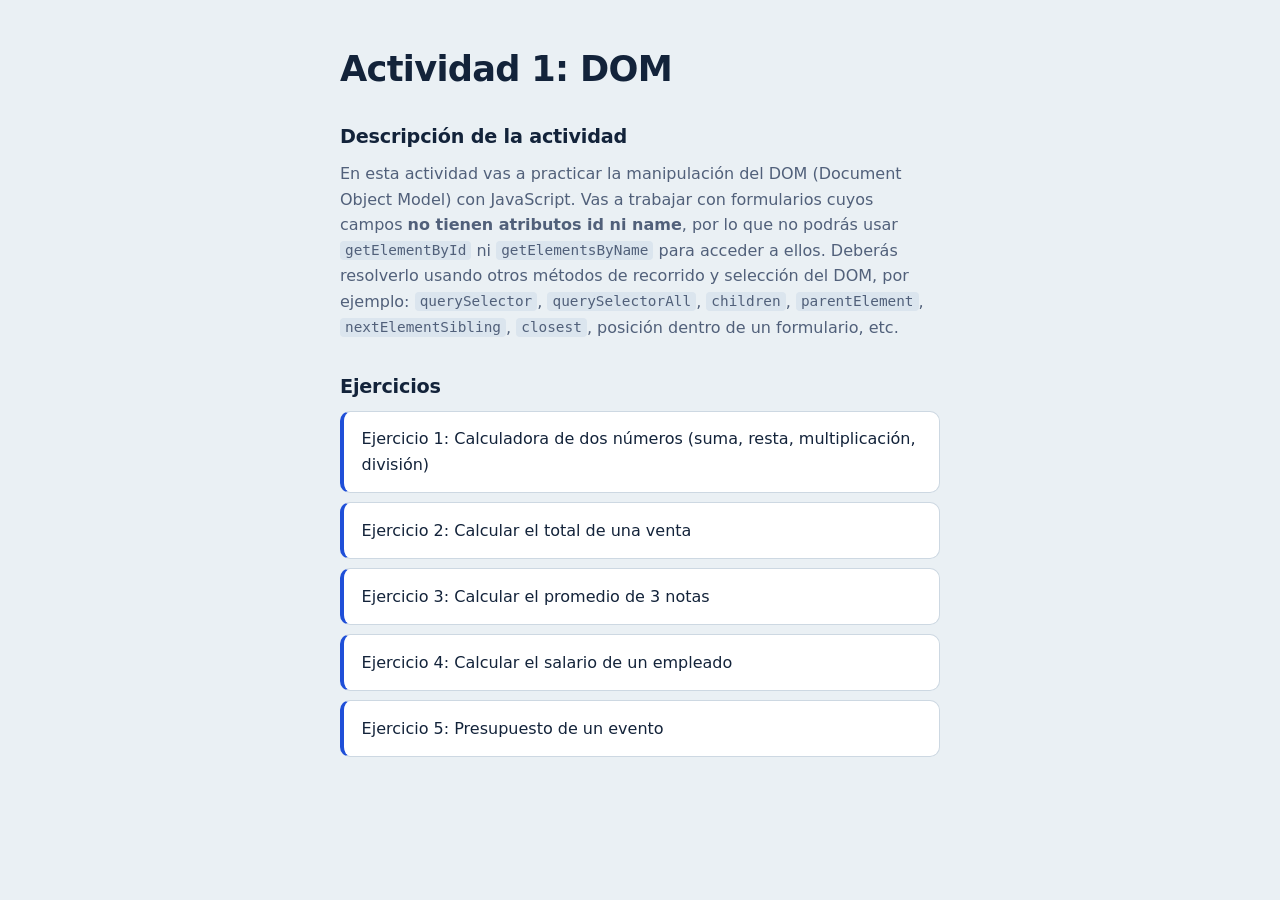
<file: Taller_DOM_Basicos/index.html>
<!DOCTYPE html>
<html lang="es">
<head>
  <meta charset="UTF-8">
  <meta name="viewport" content="width=device-width, initial-scale=1.0">
  <title>Actividad 1: DOM</title>
  <link rel="stylesheet" href="CSS/style.css">
  
</head>
<body>

  <h1>Actividad 1: DOM</h1>

  <h2>Descripción de la actividad</h2>
  <p>
    En esta actividad vas a practicar la manipulación del DOM (Document Object Model)
    con JavaScript. Vas a trabajar con formularios cuyos campos <strong>no tienen
    atributos id ni name</strong>, por lo que no podrás usar
    <code>getElementById</code> ni <code>getElementsByName</code> para acceder a ellos.
    Deberás resolverlo usando otros métodos de recorrido y selección del DOM, por
    ejemplo: <code>querySelector</code>, <code>querySelectorAll</code>,
    <code>children</code>, <code>parentElement</code>, <code>nextElementSibling</code>,
    <code>closest</code>, posición dentro de un formulario, etc.
  </p>

  <!--
    Qué debes entregar en cada ejercicio:
    1. Crear tu propio archivo CSS y vincularlo en cada página HTML (puede
       ser el mismo archivo para todas, o uno por página).
    2. Crear tu propio archivo JavaScript y vincularlo al final del body de
       cada página.
    3. En el HTML de cada ejercicio, agregar el atributo onclick a cada
       botón, indicando la función de tu JS que debe ejecutar.
    4. En tu JS, usar el DOM (sin id ni name) para leer los valores de los
       inputs, calcular el resultado y mostrarlo en el input de resultado
       correspondiente.
    5. Revisar que los enlaces de este index.html funcionen correctamente
       hacia cada ejercicio.
  -->

  <h2>Ejercicios</h2>
  <ul>
    <li><a href="calculadora.html">Ejercicio 1: Calculadora de dos números (suma, resta, multiplicación, división)</a></li>
    <li><a href="venta.html">Ejercicio 2: Calcular el total de una venta</a></li>
    <li><a href="promedio.html">Ejercicio 3: Calcular el promedio de 3 notas</a></li>
    <li><a href="salario.html">Ejercicio 4: Calcular el salario de un empleado</a></li>
    <li><a href="otra.html">Ejercicio 5: Presupuesto de un evento</a></li>
  </ul>

  <!--
    REQUISITO: debes crear tu propio archivo JS (por ejemplo "index.js")
    y vincularlo aquí si lo necesitas para esta página.
    Ejemplo: <script src="index.js"></script>
  -->
</body>
</html>
</file>
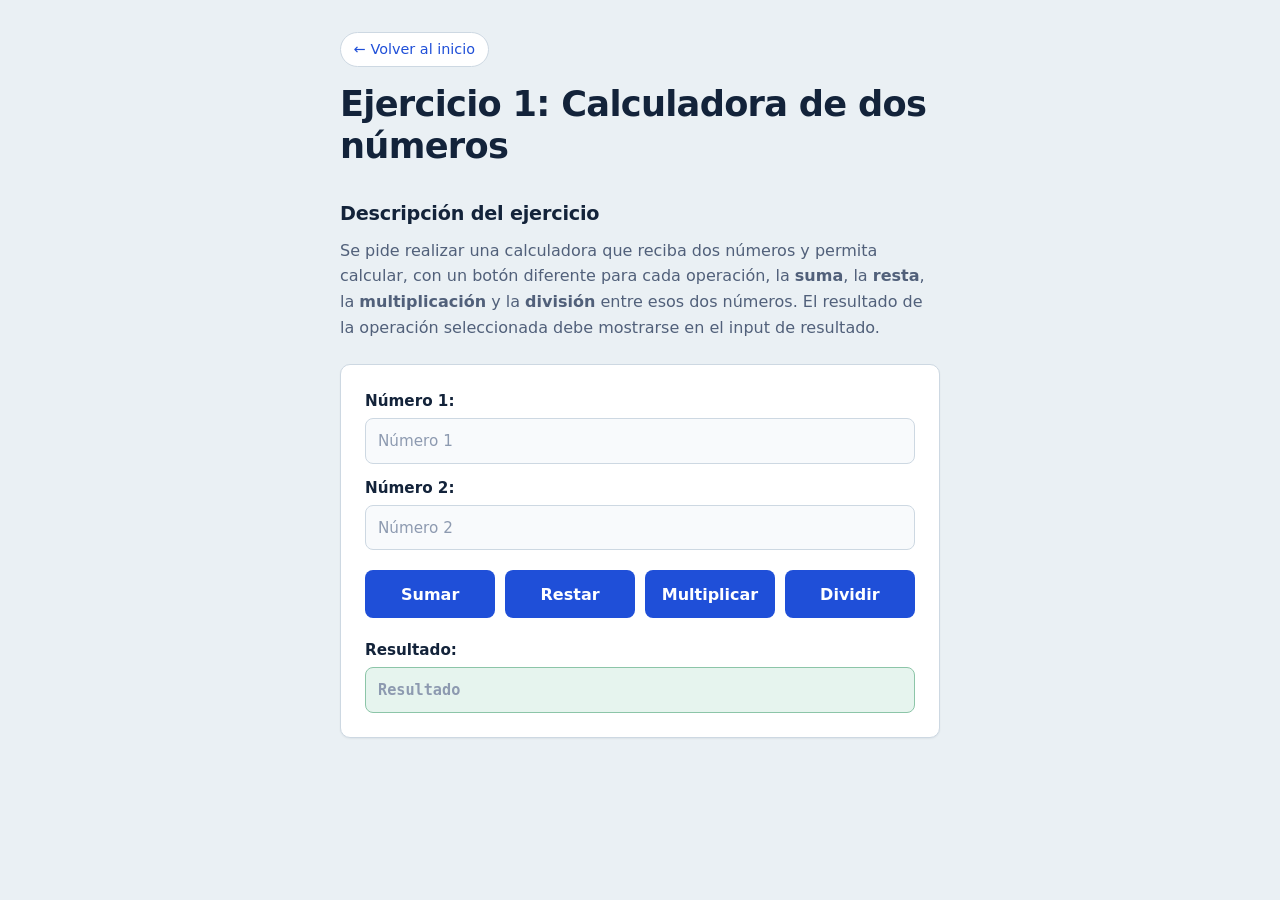
<file: Taller_DOM_Basicos/calculadora.html>
<!DOCTYPE html>
<html lang="es">
<head>
  <meta charset="UTF-8">
  <meta name="viewport" content="width=device-width, initial-scale=1.0">
  <title>Ejercicio 1: Calculadora</title>
  <link rel="stylesheet" href="CSS/style.css">
  <!--
    REQUISITO: vincula aquí tu propio archivo CSS.
    Ejemplo: <link rel="stylesheet" href="estilos.css">
  -->
</head>
<body>

  <a href="index.html">&larr; Volver al inicio</a>

  <h1>Ejercicio 1: Calculadora de dos números</h1>

  <h2>Descripción del ejercicio</h2>
  <p>
    Se pide realizar una calculadora que reciba dos números y permita calcular,
    con un botón diferente para cada operación, la <strong>suma</strong>, la
    <strong>resta</strong>, la <strong>multiplicación</strong> y la
    <strong>división</strong> entre esos dos números. El resultado de la
    operación seleccionada debe mostrarse en el input de resultado.
  </p>

  <!--
    Instrucciones:
    1. Los inputs de este formulario no tienen id ni name: debes acceder a ellos
       desde tu JS usando el DOM (por ejemplo querySelectorAll('input') y la
       posición de cada campo, o recorriendo el formulario).
    2. Agrega el atributo onclick a cada botón, apuntando a una función distinta
       de tu JS (sumar, restar, multiplicar, dividir).
    3. Valida en tu JS qué pasa si se intenta dividir por cero.
    4. Crea y vincula tu propio CSS y tu propio JS.
  -->

  <form>
    <p>
      <label>Número 1: <input id="num1" type="number" placeholder="Número 1"></label>
    </p>
    <p>
      <label>Número 2: <input id="num2" type="number" placeholder="Número 2"></label>
    </p>

    <p>
      <button type="button" onclick="sumar()">Sumar</button>
      <button type="button" onclick="restar()">Restar</button>
      <button type="button" onclick="multiplicar()">Multiplicar</button>
      <button type="button" onclick="dividir()">Dividir</button>
    </p>

    <p>
      <label>Resultado: <input id="resultado1" type="text" placeholder="Resultado" readonly></label>
    </p>
  </form>
  <script src="JS/Taller_DOM_Basicos.js"></script>
  <!--
    REQUISITO: vincula aquí tu propio archivo JS.
    Ejemplo: <script src="calculadora.js"></script>
  -->
</body>
</html>
</file>
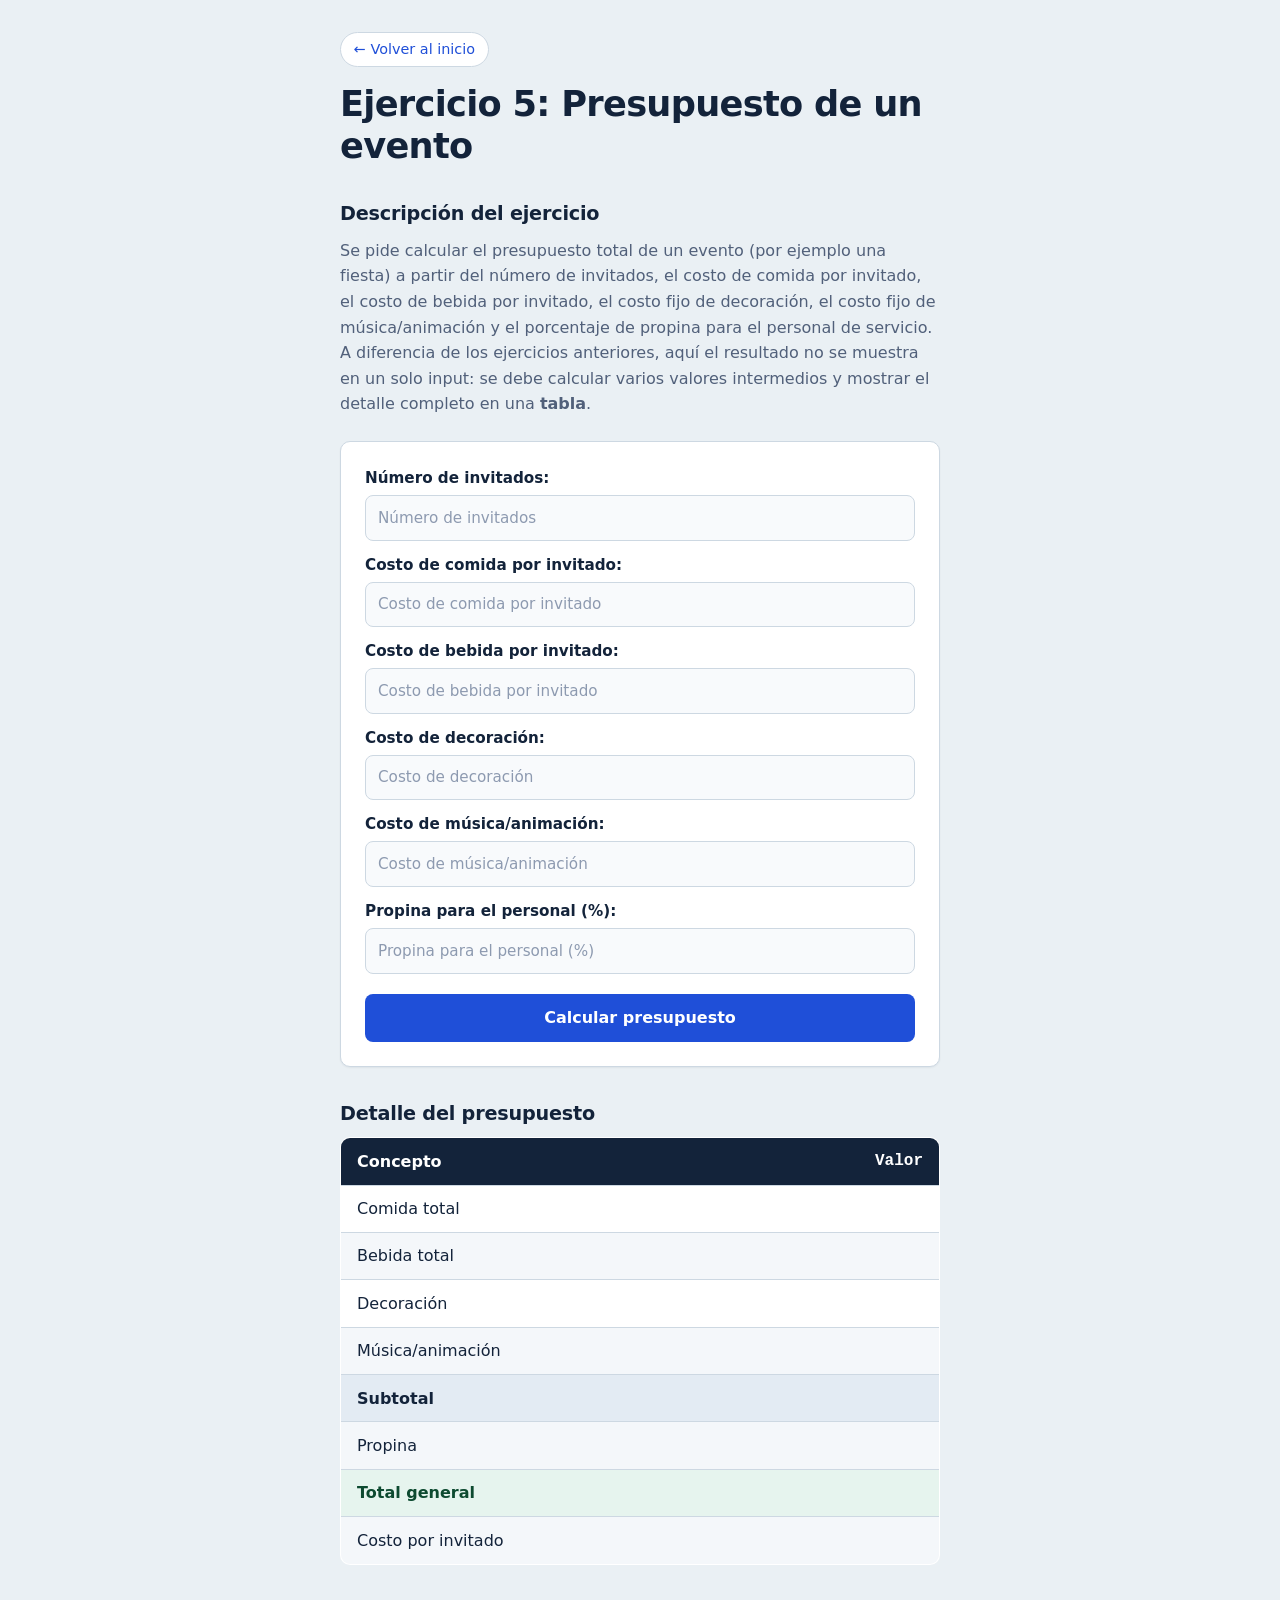
<file: Taller_DOM_Basicos/otra.html>
<!DOCTYPE html>
<html lang="es">
<head>
  <meta charset="UTF-8">
  <meta name="viewport" content="width=device-width, initial-scale=1.0">
  <title>Ejercicio 5: Presupuesto de un evento</title>
  <link rel="stylesheet" href="CSS/style.css">
</head>
<body>

  <a href="index.html">&larr; Volver al inicio</a>

  <h1>Ejercicio 5: Presupuesto de un evento</h1>

  <h2>Descripción del ejercicio</h2>
  <p>
    Se pide calcular el presupuesto total de un evento (por ejemplo una
    fiesta) a partir del número de invitados, el costo de comida por
    invitado, el costo de bebida por invitado, el costo fijo de decoración,
    el costo fijo de música/animación y el porcentaje de propina para el
    personal de servicio. A diferencia de los ejercicios anteriores, aquí
    el resultado no se muestra en un solo input: se debe calcular varios
    valores intermedios y mostrar el detalle completo en una
    <strong>tabla</strong>.
  </p>

  <form>
    <p>
      <label>Número de invitados: <input id="numero_invitados" type="number" placeholder="Número de invitados" min="0"></label>
    </p>
    <p>
      <label>Costo de comida por invitado: <input id="por_comida" type="number" placeholder="Costo de comida por invitado" min="0"></label>
    </p>
    <p>
      <label>Costo de bebida por invitado: <input id="por_bebida" type="number" placeholder="Costo de bebida por invitado" min="0"></label>
    </p>
    <p>
      <label>Costo de decoración: <input id="costo_decoracion" type="number" placeholder="Costo de decoración" min="0"></label>
    </p>
    <p>
      <label>Costo de música/animación: <input id="costo_musica_animacion" type="number" placeholder="Costo de música/animación" min="0"></label>
    </p>
    <p>
      <label>Propina para el personal (%): <input id="propina" type="number" placeholder="Propina para el personal (%)" min="0"></label>
    </p>

    <p>
      <button type="button" onclick="calcular()">Calcular presupuesto</button>
    </p>
  </form>

  <h2>Detalle del presupuesto</h2>
  <table border="1">
    <thead>
      <tr>
        <th>Concepto</th>
        <th>Valor</th>
      </tr>
    </thead>
    <tbody>
      <tr>
        <td>Comida total</td>
        <td id="comida_total"></td>
      </tr>
      <tr>
        <td>Bebida total</td>
        <td id="bebida_total"></td>
      </tr>
      <tr>
        <td>Decoración</td>
        <td id="decoracion"></td>
      </tr>
      <tr>
        <td>Música/animación</td>
        <td id="musica"></td>
      </tr>
      <tr>
        <td>Subtotal</td>
        <td id="subtotal"></td>
      </tr>
      <tr>
        <td>Propina</td>
        <td id="propina_valor"></td>
      </tr>
      <tr>
        <td>Total general</td>
        <td id="total_general"></td>
      </tr>
      <tr>
        <td>Costo por invitado</td>
        <td id="costo_por_invitado"></td>
      </tr>
    </tbody>
  </table>

  <script src="JS/otra.js"></script>
</body>
</html>
</file>
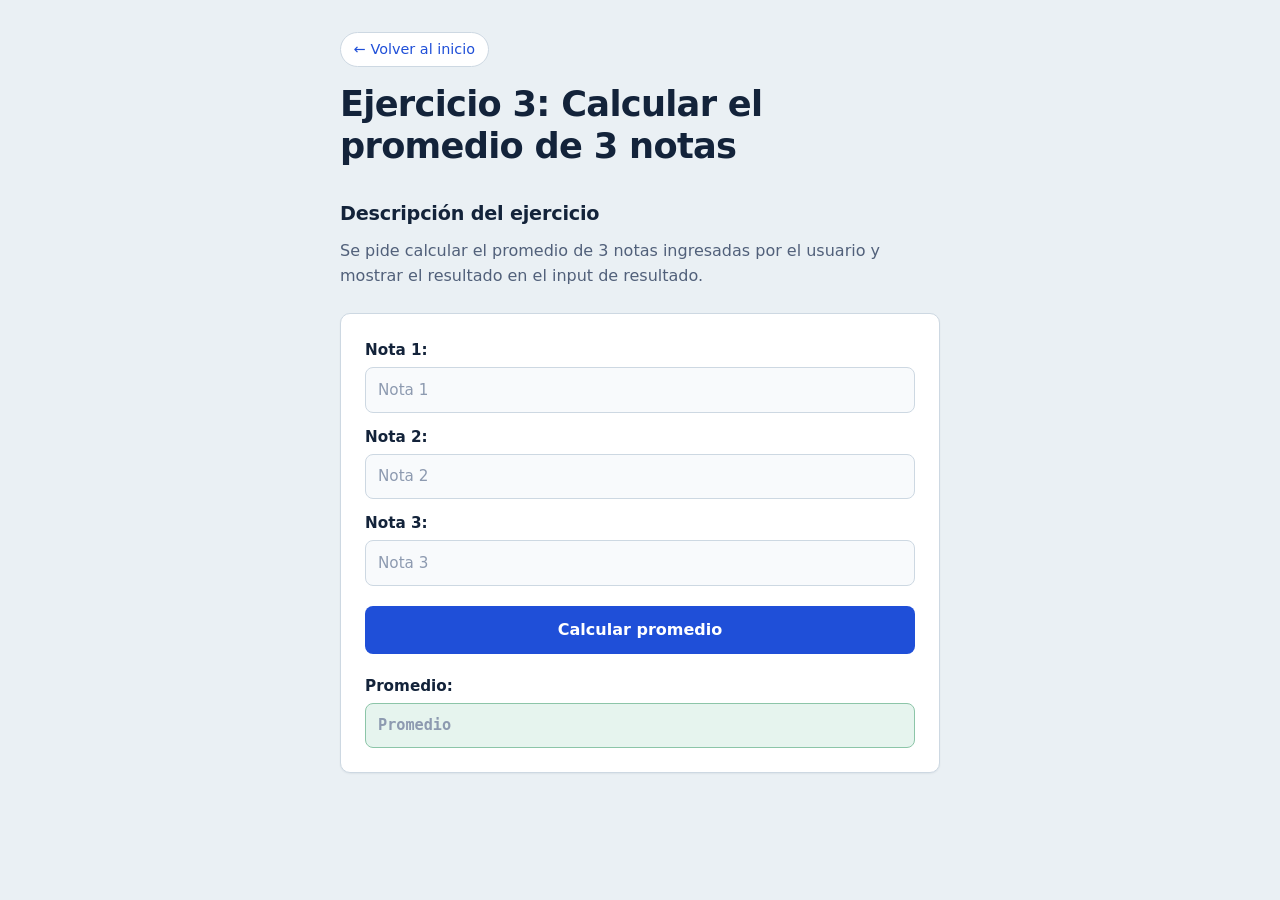
<file: Taller_DOM_Basicos/promedio.html>
<!DOCTYPE html>
<html lang="es">
<head>
  <meta charset="UTF-8">
  <meta name="viewport" content="width=device-width, initial-scale=1.0">
  <title>Ejercicio 3: Promedio de notas</title>

  <link rel="stylesheet" href="CSS/style.css">
  
</head>
<body>

  <a href="index.html">&larr; Volver al inicio</a>

  <h1>Ejercicio 3: Calcular el promedio de 3 notas</h1>

  <h2>Descripción del ejercicio</h2>
  <p>
    Se pide calcular el promedio de 3 notas ingresadas por el usuario y
    mostrar el resultado en el input de resultado.
  </p>

  <!--
    Instrucciones:
    1. Los inputs no tienen id ni name: accede a ellos desde tu JS recorriendo
       el DOM del formulario.
    2. Agrega el atributo onclick al botón "Calcular promedio", apuntando a
       una función de tu JS.
    3. Opcional: valida que las notas estén en un rango válido (por ejemplo
       entre 0 y 5, o entre 0 y 10, según el sistema que uses).
    4. El promedio es un campo de promedio: antes de mostrarlo, fórmatealo
       con toFixed(2) para que quede con dos decimales.
    5. Crea y vincula tu propio CSS y tu propio JS.
  -->

  <form>
    <p>
      <label>Nota 1: <input id="nota1" type="number" step="0.1" placeholder="Nota 1"></label>
    </p>
    <p>
      <label>Nota 2: <input id="nota2" type="number" step="0.1" placeholder="Nota 2"></label>
    </p>
    <p>
      <label>Nota 3: <input id="nota3" type="number" step="0.1" placeholder="Nota 3"></label>
    </p>

    <p>
      <button type="button" onclick="calcular()">Calcular promedio</button>
    </p>

    <p>
      <label>Promedio: <input id="promedio" type="text" placeholder="Promedio" readonly></label>
    </p>
  </form>
  <script src="JS\promedio.js"></script>
  <!--
    REQUISITO: vincula aquí tu propio archivo JS.
    Ejemplo: <script src="promedio.js"></script>
  -->
</body>
</html>
</file>
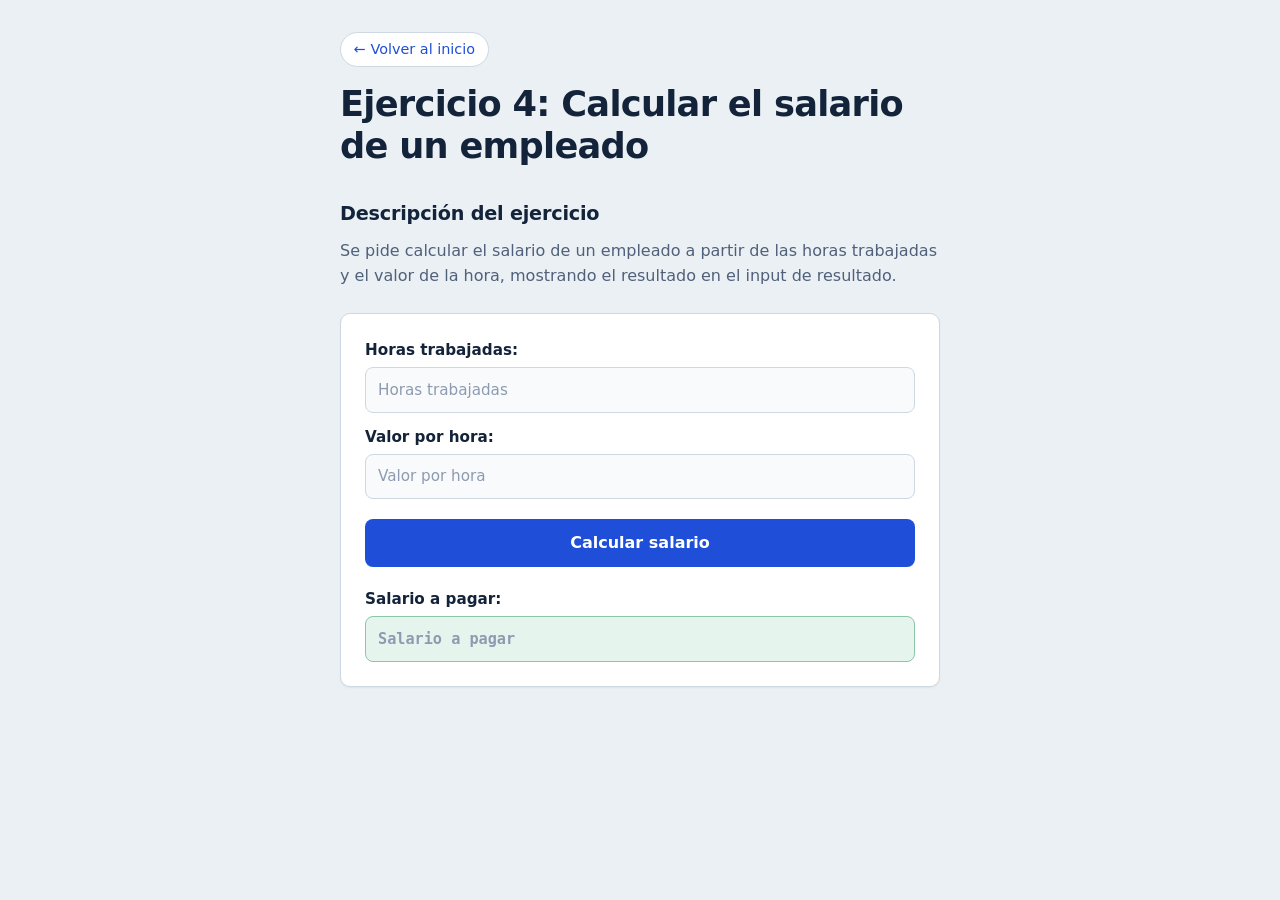
<file: Taller_DOM_Basicos/salario.html>
<!DOCTYPE html>
<html lang="es">
<head>
  <meta charset="UTF-8">
  <meta name="viewport" content="width=device-width, initial-scale=1.0">
  <title>Ejercicio 4: Salario de empleado</title>

  <link rel="stylesheet" href="CSS/style.css">
  
</head>
<body>

  <a href="index.html">&larr; Volver al inicio</a>

  <h1>Ejercicio 4: Calcular el salario de un empleado</h1>

  <h2>Descripción del ejercicio</h2>
  <p>
    Se pide calcular el salario de un empleado a partir de las horas
    trabajadas y el valor de la hora, mostrando el resultado en el input
    de resultado.
  </p>

  <!--
    Instrucciones:
    1. Los inputs no tienen id ni name: accede a ellos desde tu JS recorriendo
       el DOM del formulario.
    2. Agrega el atributo onclick al botón "Calcular salario", apuntando a
       una función de tu JS.
    3. Opcional: agrega una regla propia, por ejemplo recargo por horas extra
       si se trabajan más de 8 horas al día.
    4. El salario a pagar es un valor en dinero: antes de mostrarlo,
       fórmatealo con toLocaleString() (por ejemplo:
       salario.toLocaleString('es-CO')).
    5. Crea y vincula tu propio CSS y tu propio JS.
  -->

  <form>
    <p>
      <label>Horas trabajadas: <input id="hora" type="number" placeholder="Horas trabajadas"></label>
    </p>
    <p>
      <label>Valor por hora: <input id="valor_hora" type="number" placeholder="Valor por hora"></label>
    </p>

    <p>
      <button type="button" onclick="calcular()">Calcular salario</button>
    </p>

    <p>
      <label>Salario a pagar: <input id="resultado" type="text" placeholder="Salario a pagar" readonly></label>
    </p>
  </form>
    <script src="JS/salario.js"></script>
  <!--
    REQUISITO: vincula aquí tu propio archivo JS.
    Ejemplo: <script src="salario.js"></script>
  -->
</body>
</html>
</file>
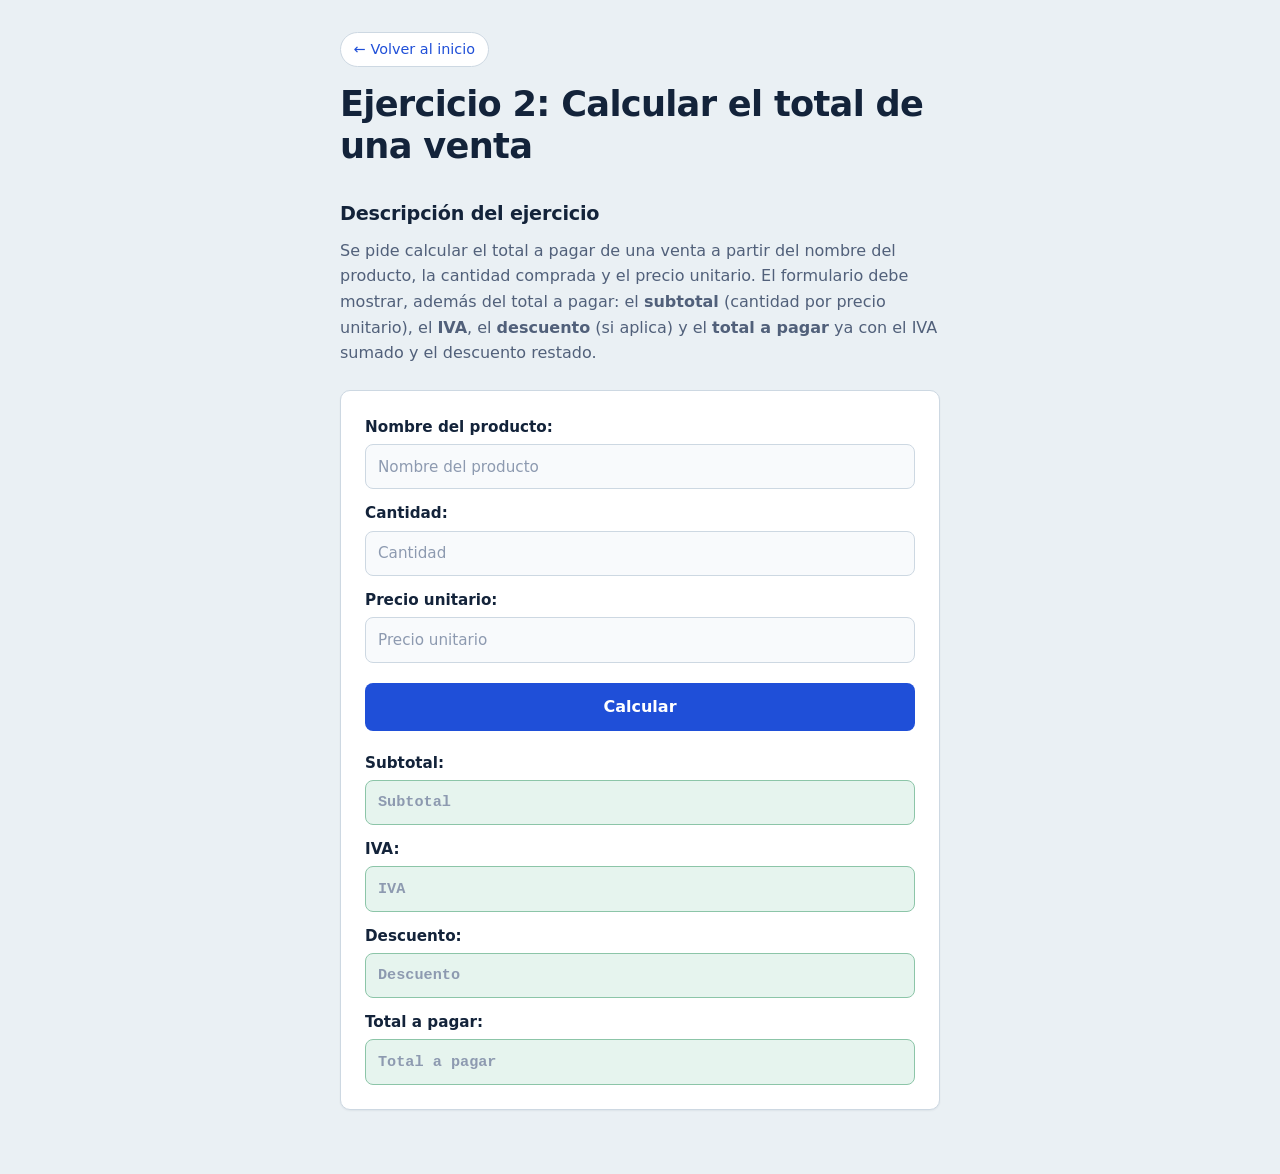
<file: Taller_DOM_Basicos/venta.html>
<!DOCTYPE html>
<html lang="es">
<head>
  <meta charset="UTF-8">
  <meta name="viewport" content="width=device-width, initial-scale=1.0">
  <title>Ejercicio 2: Total de venta</title>
  <link rel="stylesheet" href="CSS/style.css">
  
</head>
<body>

  <a href="index.html">&larr; Volver al inicio</a>

  <h1>Ejercicio 2: Calcular el total de una venta</h1>

  <h2>Descripción del ejercicio</h2>
  <p>
    Se pide calcular el total a pagar de una venta a partir del nombre del
    producto, la cantidad comprada y el precio unitario. El formulario debe
    mostrar, además del total a pagar: el <strong>subtotal</strong> (cantidad
    por precio unitario), el <strong>IVA</strong>, el <strong>descuento</strong>
    (si aplica) y el <strong>total a pagar</strong> ya con el IVA sumado y el
    descuento restado.
  </p>

  <!--
    Instrucciones:
    1. Define tú mismo el porcentaje de IVA a aplicar (por ejemplo 19%).
    2. Define tú mismo una regla de descuento (por ejemplo: si la cantidad es
       mayor a 10 unidades, aplica un 5% de descuento sobre el subtotal).
    3. Los inputs no tienen id ni name: accede a ellos desde tu JS recorriendo
       el DOM del formulario.
    4. Agrega el atributo onclick al botón "Calcular", apuntando a una función
       de tu JS.
    5. El Subtotal, el IVA, el Descuento y el Total a pagar son valores en
       dinero: antes de mostrarlos, fórmatealos con toLocaleString() (por
       ejemplo: subtotal.toLocaleString('es-CO')).
    6. Crea y vincula tu propio CSS y tu propio JS.
  -->

  <form>
    <p>
      <label>Nombre del producto: <input id="producto" type="text" placeholder="Nombre del producto"></label>
    </p>
    <p>
      <label>Cantidad: <input id="cantidad" type="number" placeholder="Cantidad"></label>
    </p>
    <p>
      <label>Precio unitario: <input id="precio" type="number" placeholder="Precio unitario"></label>
    </p>

    <p>
      <button type="button" onclick="calcular()">Calcular</button>
    </p>

    <p>
      <label>Subtotal: <input id="subtotal" type="text" placeholder="Subtotal" readonly></label>
    </p>
    <p>
      <label>IVA: <input id="iva" type="text" placeholder="IVA" readonly></label>
    </p>
    <p>
      <label>Descuento: <input id="descuento" type="text" placeholder="Descuento" readonly></label>
    </p>
    <p>
      <label>Total a pagar: <input id="total" type="text" placeholder="Total a pagar" readonly></label>
    </p>
  </form>
  <script src="JS/venta.js"></script>
  <!--
    REQUISITO: vincula aquí tu propio archivo JS.
    Ejemplo: <script src="venta.js"></script>
  -->
</body>
</html>
</file>
<file: Taller_DOM_Basicos/CSS/style.css>
/* ==========================================================
   Actividad 1: DOM — hoja de estilos compartida
   Sirve para index, calculadora, venta, promedio, salario y otra
   ========================================================== */

:root {
  --fondo: #eaf0f4;
  --superficie: #ffffff;
  --tinta: #13233a;
  --tinta-suave: #51607a;
  --linea: #cdd8e2;
  --acento: #1f4fd8;
  --acento-oscuro: #173ba3;
  --resultado-fondo: #e6f4ee;
  --resultado-borde: #8cc5a8;
  --resultado-texto: #0d4a30;
  --radio: 10px;
  --fuente: "Segoe UI", system-ui, -apple-system, "Helvetica Neue", Arial, sans-serif;
  --mono: ui-monospace, "Cascadia Code", Consolas, monospace;
}

*,
*::before,
*::after {
  box-sizing: border-box;
}

body {
  margin: 0;
  padding: 2rem 1.25rem 4rem;
  max-width: 40rem;
  margin-inline: auto;
  background: var(--fondo);
  color: var(--tinta);
  font-family: var(--fuente);
  font-size: 1rem;
  line-height: 1.6;
}

/* ---------- Tipografía ---------- */

h1 {
  margin: 1rem 0 0.5rem;
  font-size: clamp(1.6rem, 4vw + 1rem, 2.2rem);
  line-height: 1.2;
  letter-spacing: -0.02em;
}

h2 {
  margin: 2rem 0 0.5rem;
  font-size: 1.2rem;
  letter-spacing: -0.01em;
}

p {
  margin: 0 0 0.75rem;
}

body > p {
  color: var(--tinta-suave);
}

code {
  padding: 0.1em 0.35em;
  background: #dbe5ee;
  border-radius: 4px;
  font-family: var(--mono);
  font-size: 0.9em;
}

a {
  color: var(--acento);
  text-underline-offset: 3px;
}

a:hover {
  color: var(--acento-oscuro);
}

/* Enlace "Volver al inicio" (primer elemento de cada ejercicio) */
body > a:first-child {
  display: inline-block;
  padding: 0.3rem 0.8rem;
  border: 1px solid var(--linea);
  border-radius: 999px;
  background: var(--superficie);
  font-size: 0.9rem;
  text-decoration: none;
}

body > a:first-child:hover {
  border-color: var(--acento);
}

/* ---------- Índice de ejercicios ---------- */

ul {
  margin: 0;
  padding: 0;
  list-style: none;
  display: grid;
  gap: 0.6rem;
}

li a {
  display: block;
  padding: 0.9rem 1.1rem;
  border: 1px solid var(--linea);
  border-left: 4px solid var(--acento);
  border-radius: var(--radio);
  background: var(--superficie);
  color: var(--tinta);
  text-decoration: none;
  transition: border-color 0.15s, transform 0.15s;
}

li a:hover {
  border-left-color: var(--acento-oscuro);
  transform: translateX(3px);
  color: var(--tinta);
}

/* ---------- Formularios ---------- */

form {
  margin-top: 1.5rem;
  padding: 1.5rem;
  background: var(--superficie);
  border: 1px solid var(--linea);
  border-radius: var(--radio);
  box-shadow: 0 1px 2px rgba(19, 35, 58, 0.06);
}

form p:last-child {
  margin-bottom: 0;
}

label {
  display: flex;
  flex-direction: column;
  gap: 0.3rem;
  font-weight: 600;
  font-size: 0.95rem;
}

input {
  width: 100%;
  padding: 0.6rem 0.75rem;
  border: 1px solid var(--linea);
  border-radius: 8px;
  background: #f8fafc;
  color: var(--tinta);
  font: inherit;
  font-weight: 400;
}

input::placeholder {
  color: #8d9ab0;
}

input:focus {
  outline: 3px solid rgba(31, 79, 216, 0.3);
  outline-offset: 0;
  border-color: var(--acento);
  background: #fff;
}

/* Campos de resultado (readonly) */
input[readonly] {
  background: var(--resultado-fondo);
  border-color: var(--resultado-borde);
  color: var(--resultado-texto);
  font-family: var(--mono);
  font-weight: 600;
  font-variant-numeric: tabular-nums;
  cursor: default;
}

input[readonly]:focus {
  outline-color: rgba(13, 74, 48, 0.3);
  border-color: var(--resultado-texto);
}

/* ---------- Botones ---------- */

/* Párrafo que contiene botones: se reparten el ancho */
form p:has(button) {
  display: flex;
  flex-wrap: wrap;
  gap: 0.6rem;
  margin: 1.25rem 0;
}

button {
  flex: 1 1 7rem;
  padding: 0.7rem 1rem;
  border: 0;
  border-radius: 8px;
  background: var(--acento);
  color: #fff;
  font: inherit;
  font-weight: 600;
  cursor: pointer;
  transition: background 0.15s, transform 0.1s;
}

button:hover {
  background: var(--acento-oscuro);
}

button:active {
  transform: translateY(1px);
}

button:focus-visible {
  outline: 3px solid rgba(31, 79, 216, 0.4);
  outline-offset: 2px;
}

/* ---------- Tabla (Ejercicio 5) ---------- */

table {
  width: 100%;
  border-collapse: collapse;
  background: var(--superficie);
  border: 1px solid var(--linea);
  border-radius: var(--radio);
  overflow: hidden;
  font-variant-numeric: tabular-nums;
}

th,
td {
  padding: 0.65rem 1rem;
  text-align: left;
  border: 0;
  border-bottom: 1px solid var(--linea);
}

th {
  background: var(--tinta);
  color: #fff;
  font-weight: 600;
}

th:last-child,
td:last-child {
  text-align: right;
  font-family: var(--mono);
}

tbody tr:nth-child(even) {
  background: #f4f7fa;
}

tbody tr:last-child td {
  border-bottom: 0;
}

/* Filas clave: subtotal y total general */
tbody tr:nth-child(5),
tbody tr:nth-child(7) {
  font-weight: 700;
  background: #e3ebf3;
}

tbody tr:nth-child(7) td {
  background: var(--resultado-fondo);
  color: var(--resultado-texto);
}

/* ---------- Móvil ---------- */

@media (max-width: 30rem) {
  body {
    padding-top: 1.25rem;
  }

  form {
    padding: 1rem;
  }

  th,
  td {
    padding: 0.55rem 0.7rem;
  }
}

@media (prefers-reduced-motion: reduce) {
  * {
    transition: none !important;
  }
}
</file>
